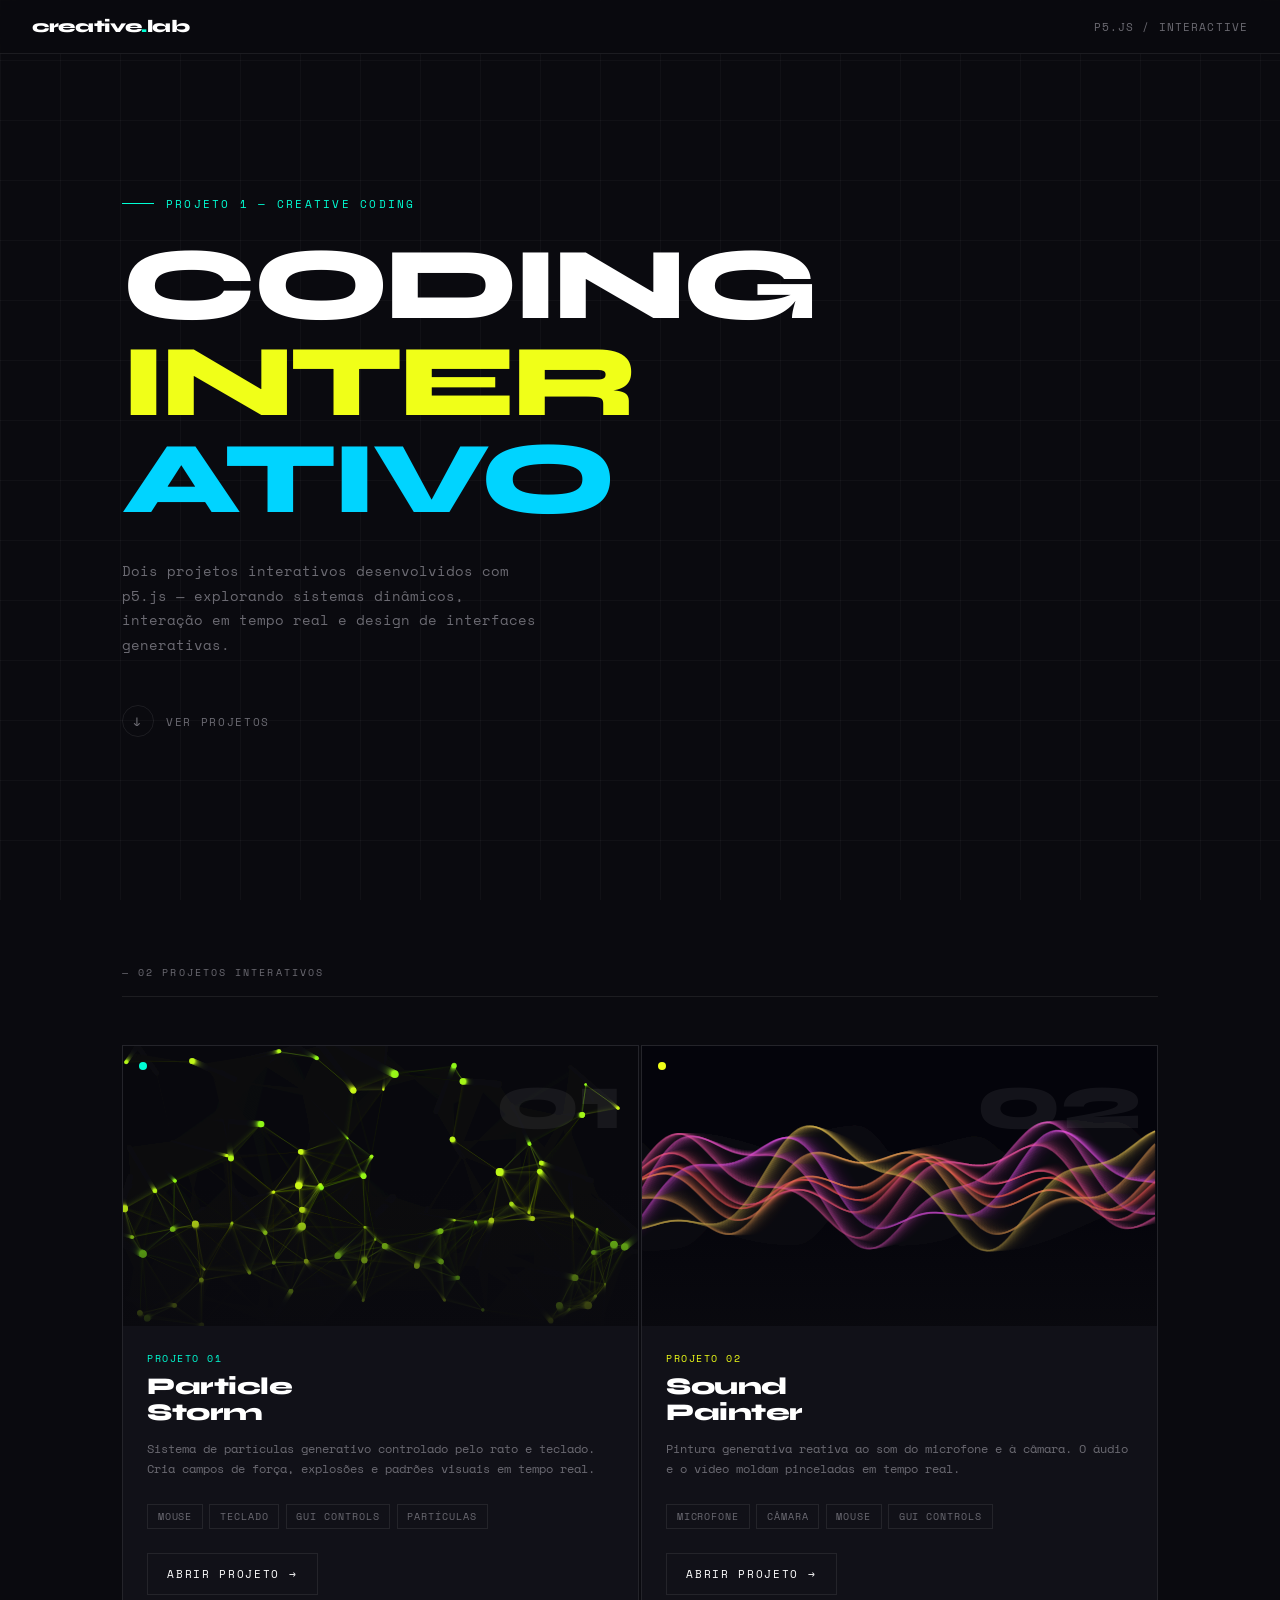
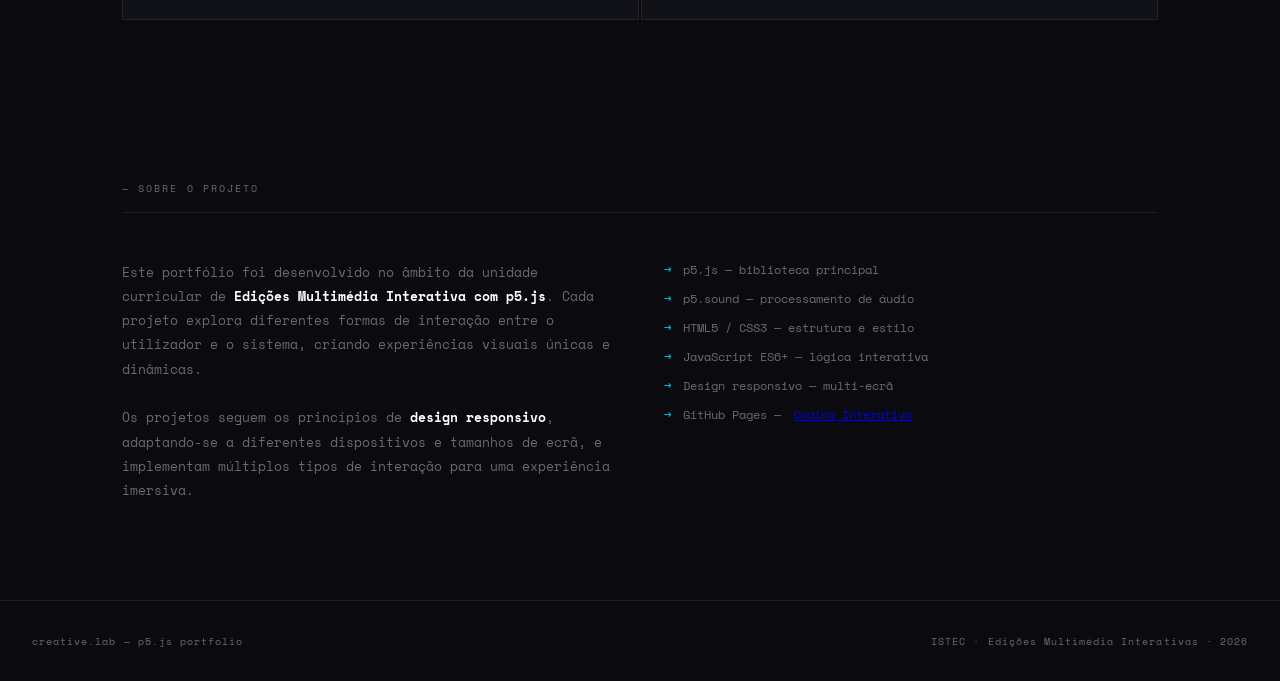
<file: index.html>
<!DOCTYPE html>
<html lang="pt">
<head>
<meta charset="UTF-8">
<meta name="viewport" content="width=device-width, initial-scale=1.0">
<title>Creative Coding — p5.js Portfolio</title>
<link rel="preconnect" href="https://fonts.googleapis.com">
<link rel="icon" type="image/x-icon" href="/images/favicon.ico">
<link href="https://fonts.googleapis.com/css2?family=Space+Mono:ital,wght@0,400;0,700;1,400&family=Syne:wght@400;700;800&display=swap" rel="stylesheet">
  <style>
      *, *::before, *::after { box-sizing: border-box; margin: 0; padding: 0; }

      :root {
        --bg: #0a0a0f;
        --surface: #111118;
        --border: rgba(255,255,255,0.08);
        --accent1: #00ffd5;
        --accent2: #f0ff18;
        --accent3: #00d4ff;
        --text: #ffffff;
        --muted: #6b6a72;
        --font-head: 'Syne', sans-serif;
        --font-mono: 'Space Mono', monospace;
      }

      html { scroll-behavior: smooth; }

      body {
        background: var(--bg);
        color: var(--text);
        font-family: var(--font-mono);
        min-height: 100vh;
        overflow-x: hidden;
      }

      /* GRID BACKGROUND */
      body::before {
        content: '';
        position: fixed;
        inset: 0;
        background-image:
          linear-gradient(rgba(255, 255, 255, 0.03) 1px, transparent 1px),
          linear-gradient(90deg, rgba(255, 255, 255, 0.03) 1px, transparent 1px);
        background-size: 60px 60px;
        pointer-events: none;
        z-index: 0;
      }

      /* NAV */
      nav {
        position: fixed;
        top: 0; left: 0; right: 0;
        z-index: 100;
        padding: 1rem 2rem;
        display: flex;
        justify-content: space-between;
        align-items: center;
        border-bottom: 1px solid var(--border);
        background: rgba(10,10,15,0.85);
        backdrop-filter: blur(12px);
      }

      .nav-logo {
        font-family: var(--font-head);
        font-weight: 800;
        font-size: 1.1rem;
        letter-spacing: -0.02em;
      }
      .nav-logo span { color: var(--accent1); }

      .nav-tag {
        font-size: 0.7rem;
        color: var(--muted);
        letter-spacing: 0.1em;
        text-transform: uppercase;
      }

      /* HERO */
      .hero {
        position: relative;
        z-index: 1;
        min-height: 100vh;
        display: flex;
        flex-direction: column;
        justify-content: center;
        padding: 6rem 2rem 4rem;
        max-width: 1100px;
        margin: 0 auto;
      }

      .hero-eyebrow {
        font-size: 0.7rem;
        letter-spacing: 0.2em;
        text-transform: uppercase;
        color: var(--accent1);
        margin-bottom: 1.5rem;
        display: flex;
        align-items: center;
        gap: 0.75rem;
      }
      .hero-eyebrow::before {
        content: '';
        display: inline-block;
        width: 32px;
        height: 1px;
        background: var(--accent1);
      }

      h1 {
        font-family: var(--font-head);
        font-size: clamp(3rem, 8vw, 7rem);
        font-weight: 800;
        line-height: 0.95;
        letter-spacing: -0.04em;
        margin-bottom: 2rem;
      }

      h1 .line2 { color: var(--accent2); }
      h1 .line3 { color: var(--accent3); }

      .hero-desc {
        font-size: 0.85rem;
        color: var(--muted);
        max-width: 420px;
        line-height: 1.8;
        margin-bottom: 3rem;
      }

      .hero-scroll {
        display: flex;
        align-items: center;
        gap: 0.75rem;
        font-size: 0.7rem;
        color: var(--muted);
        letter-spacing: 0.15em;
        text-transform: uppercase;
        text-decoration: none;
        transition: color 0.2s;
      }
      .hero-scroll:hover { color: var(--accent1); }
      .hero-scroll .arrow {
        width: 32px;
        height: 32px;
        border: 1px solid var(--border);
        border-radius: 50%;
        display: flex;
        align-items: center;
        justify-content: center;
        font-size: 1rem;
        transition: border-color 0.2s, transform 0.3s;
      }
      .hero-scroll:hover .arrow {
        border-color: var(--accent1);
        transform: translateY(4px);
      }

      /* SECTION */
      .section {
        position: relative;
        z-index: 1;
        max-width: 1100px;
        margin: 0 auto;
        padding: 4rem 2rem 6rem;
      }

      .section-label {
        font-size: 0.65rem;
        letter-spacing: 0.2em;
        text-transform: uppercase;
        color: var(--muted);
        margin-bottom: 3rem;
        padding-bottom: 1rem;
        border-bottom: 1px solid var(--border);
      }

      /* GALLERY */
      .gallery {
        display: grid;
        grid-template-columns: repeat(auto-fit, minmax(min(100%, 460px), 1fr));
        gap: 2px;
      }

      .card {
        position: relative;
        background: var(--surface);
        border: 1px solid var(--border);
        overflow: hidden;
        transition: border-color 0.3s;
        text-decoration: none;
        color: inherit;
        display: block;
      }
      .card:hover { border-color: rgba(255,255,255,0.2); }

      .card-preview {
        height: 280px;
        overflow: hidden;
        position: relative;
      }

      .card-preview canvas,
      .card-preview iframe {
        width: 100%;
        height: 100%;
        display: block;
      }

      .card-preview .preview-placeholder {
        width: 100%;
        height: 100%;
        display: flex;
        align-items: center;
        justify-content: center;
        font-size: 4rem;
        opacity: 0.15;
      }

      .card-overlay {
        position: absolute;
        inset: 0;
        background: linear-gradient(to top, rgba(10,10,15,0.9) 0%, transparent 50%);
        pointer-events: none;
      }

      .card-num {
        position: absolute;
        top: 1rem;
        right: 1rem;
        font-family: var(--font-head);
        font-size: 5rem;
        font-weight: 800;
        line-height: 1;
        opacity: 0.06;
        pointer-events: none;
      }

      .card-accent {
        position: absolute;
        top: 1rem;
        left: 1rem;
        width: 8px;
        height: 8px;
        border-radius: 50%;
      }

      .card-body {
        padding: 1.5rem;
      }

      .card-tag {
        font-size: 0.65rem;
        letter-spacing: 0.15em;
        text-transform: uppercase;
        margin-bottom: 0.5rem;
      }

      .card-title {
        font-family: var(--font-head);
        font-size: 1.5rem;
        font-weight: 800;
        letter-spacing: -0.02em;
        margin-bottom: 0.75rem;
        line-height: 1.1;
      }

      .card-desc {
        font-size: 0.75rem;
        color: var(--muted);
        line-height: 1.7;
        margin-bottom: 1.5rem;
      }

      .card-features {
        display: flex;
        flex-wrap: wrap;
        gap: 0.4rem;
        margin-bottom: 1.5rem;
      }

      .feat-pill {
        font-size: 0.6rem;
        letter-spacing: 0.1em;
        text-transform: uppercase;
        padding: 0.3rem 0.6rem;
        border: 1px solid var(--border);
        color: var(--muted);
      }

      .card-cta {
        display: inline-flex;
        align-items: center;
        gap: 0.5rem;
        font-size: 0.7rem;
        letter-spacing: 0.15em;
        text-transform: uppercase;
        color: var(--text);
        text-decoration: none;
        border: 1px solid var(--border);
        padding: 0.7rem 1.2rem;
        transition: all 0.2s;
      }
      .card-cta:hover {
        border-color: currentColor;
      }
      .card-1 .card-cta:hover { color: var(--accent1); border-color: var(--accent1); }
      .card-2 .card-cta:hover { color: var(--accent2); border-color: var(--accent2); }

      .card-1 .card-accent { background: var(--accent1); }
      .card-1 .card-tag { color: var(--accent1); }
      .card-2 .card-accent { background: var(--accent2); }
      .card-2 .card-tag { color: var(--accent2); }

      /* ABOUT SECTION */
      .about-grid {
        display: grid;
        grid-template-columns: 1fr 1fr;
        gap: 3rem;
        align-items: start;
      }
      @media (max-width: 600px) {
        .about-grid { grid-template-columns: 1fr; gap: 2rem; }
      }

      .about-text {
        font-size: 0.8rem;
        color: var(--muted);
        line-height: 1.9;
      }
      .about-text strong { color: var(--text); font-weight: 700; }

      .tech-list {
        list-style: none;
        display: flex;
        flex-direction: column;
        gap: 0.75rem;
      }
      .tech-item {
        display: flex;
        align-items: center;
        gap: 0.75rem;
        font-size: 0.75rem;
        color: var(--muted);
      }
      .tech-item::before {
        content: '→';
        color: var(--accent3);
      }

      /* FOOTER */
      footer {
        position: relative;
        z-index: 1;
        border-top: 1px solid var(--border);
        padding: 2rem;
        display: flex;
        justify-content: space-between;
        align-items: center;
        font-size: 0.65rem;
        color: var(--muted);
        letter-spacing: 0.1em;
        flex-wrap: wrap;
        gap: 1rem;
      }

      /* MINI CANVAS ANIMATIONS */
      .card-preview-canvas {
        width: 100%;
        height: 100%;
        display: block;
      }

      /* RESPONSIVE */
      @media (max-width: 768px) {
        nav { padding: 1rem; }
        .hero { padding: 5rem 1rem 3rem; }
        .section { padding: 3rem 1rem 4rem; }
        footer { padding: 1.5rem 1rem; }
      }

      /* FADE IN */
      @keyframes fadeUp {
        from { opacity: 0; transform: translateY(24px); }
        to { opacity: 1; transform: translateY(0); }
      }
      .hero > * { animation: fadeUp 0.6s ease both; }
      .hero > *:nth-child(1) { animation-delay: 0.1s; }
      .hero > *:nth-child(2) { animation-delay: 0.2s; }
      .hero > *:nth-child(3) { animation-delay: 0.3s; }
      .hero > *:nth-child(4) { animation-delay: 0.4s; }
  </style>
</head>
<body>
<nav>
  <div class="nav-logo">creative<span>.</span>lab</div>
  <div class="nav-tag">p5.js / Interactive</div>
</nav>

<main>
  <section class="hero">
    <div class="hero-eyebrow">Projeto 1 — Creative Coding</div>
    <h1>
      <span class="line1">CODING</span><br>
      <span class="line2">INTER</span><br>
      <span class="line3">ATIVO</span>
    </h1>
    <p class="hero-desc">
      Dois projetos interativos desenvolvidos com p5.js — explorando sistemas dinâmicos, 
      interação em tempo real e design de interfaces generativas.
    </p>
    <a href="#gallery" class="hero-scroll">
      <span class="arrow">↓</span>
      Ver projetos
    </a>
  </section>

  <section class="section" id="gallery">
    <div class="section-label">— 02 projetos interativos</div>
    <div class="gallery">

      <!-- CARD 1 -->
      <a href="./projeto1/index.html" class="card card-1">
        <div class="card-preview">
          <canvas class="card-preview-canvas" id="preview1"></canvas>
          <div class="card-overlay"></div>
          <div class="card-num">01</div>
          <div class="card-accent"></div>
        </div>
        <div class="card-body">
          <div class="card-tag">Projeto 01</div>
          <h2 class="card-title">Particle<br>Storm</h2>
          <p class="card-desc">
            Sistema de partículas generativo controlado pelo rato e teclado. 
            Cria campos de força, explosões e padrões visuais em tempo real.
          </p>
          <div class="card-features">
            <span class="feat-pill">Mouse</span>
            <span class="feat-pill">Teclado</span>
            <span class="feat-pill">GUI Controls</span>
            <span class="feat-pill">Partículas</span>
          </div>
          <span class="card-cta">Abrir projeto →</span>
        </div>
      </a>

      <!-- CARD 2 -->
      <a href="./projeto2/index.html" class="card card-2">
        <div class="card-preview">
          <canvas class="card-preview-canvas" id="preview2"></canvas>
          <div class="card-overlay"></div>
          <div class="card-num">02</div>
          <div class="card-accent"></div>
        </div>
        <div class="card-body">
          <div class="card-tag">Projeto 02</div>
          <h2 class="card-title">Sound<br>Painter</h2>
          <p class="card-desc">
            Pintura generativa reativa ao som do microfone e à câmara. 
            O áudio e o vídeo moldam pinceladas em tempo real.
          </p>
          <div class="card-features">
            <span class="feat-pill">Microfone</span>
            <span class="feat-pill">Câmara</span>
            <span class="feat-pill">Mouse</span>
            <span class="feat-pill">GUI Controls</span>
          </div>
          <span class="card-cta">Abrir projeto →</span>
        </div>
      </a>

    </div>
  </section>

  <section class="section">
    <div class="section-label">— sobre o projeto</div>
    <div class="about-grid">
      <div class="about-text">
        <p>Este portfólio foi desenvolvido no âmbito da unidade curricular de 
        <strong>Edições Multimédia Interativa com p5.js</strong>. Cada projeto explora diferentes 
        formas de interação entre o utilizador e o sistema, criando experiências 
        visuais únicas e dinâmicas.</p>
        <br>
        <p>Os projetos seguem os princípios de <strong>design responsivo</strong>, 
        adaptando-se a diferentes dispositivos e tamanhos de ecrã, e implementam 
        múltiplos tipos de interação para uma experiência imersiva.</p>
      </div>
      <ul class="tech-list">
        <li class="tech-item">p5.js — biblioteca principal</li>
        <li class="tech-item">p5.sound — processamento de áudio</li>
        <li class="tech-item">HTML5 / CSS3 — estrutura e estilo</li>
        <li class="tech-item">JavaScript ES6+ — lógica interativa</li>
        <li class="tech-item">Design responsivo — multi-ecrã</li>
        <li class="tech-item">GitHub Pages — <a href="https://github.com/PedroBabau/Coding_Interativo"> Coding Interativo </a></li>
      </ul>
    </div>
  </section>
</main>

<footer>
  <span>creative.lab — p5.js portfolio</span>
  <span>ISTEC · Edições Multimédia Interativas · 2026</span>
</footer>
  <script>// Preview mini-animations for card 1
    (function() {
      const c1 = document.getElementById('preview1');
      const ctx1 = c1.getContext('2d');
      let particles = [];
      let w, h;
      function resize1() {
        w = c1.offsetWidth; h = c1.offsetHeight;
        c1.width = w; c1.height = h;
      }
      resize1();
      for (let i = 0; i < 80; i++) {
        particles.push({
          x: Math.random()*w, y: Math.random()*h,
          vx: (Math.random()-0.5)*1.5, vy: (Math.random()-0.5)*1.5,
          size: Math.random()*3+1,
          hue: 70 + Math.random()*20
        });
      }
      function draw1() {
        ctx1.fillStyle = 'rgba(10,10,15,0.2)';
        ctx1.fillRect(0,0,w,h);
        particles.forEach(p => {
          p.x += p.vx; p.y += p.vy;
          if (p.x < 0 || p.x > w) p.vx *= -1;
          if (p.y < 0 || p.y > h) p.vy *= -1;
          ctx1.beginPath();
          ctx1.arc(p.x, p.y, p.size, 0, Math.PI*2);
          ctx1.fillStyle = `hsla(${p.hue},100%,55%,0.85)`;
          ctx1.fill();
          particles.forEach(q => {
            const d = Math.hypot(p.x-q.x, p.y-q.y);
            if (d < 80) {
              ctx1.beginPath();
              ctx1.moveTo(p.x, p.y); ctx1.lineTo(q.x, q.y);
              ctx1.strokeStyle = `hsla(${p.hue},100%,55%,${0.15*(1-d/80)})`;
              ctx1.lineWidth = 0.5;
              ctx1.stroke();
            }
          });
        });
        requestAnimationFrame(draw1);
      }
      draw1();
    })();

    // Preview mini-animation for card 2
    (function() {
      const c2 = document.getElementById('preview2');
      const ctx2 = c2.getContext('2d');
      let w, h, t = 0;
      function resize2() {
        w = c2.offsetWidth; h = c2.offsetHeight;
        c2.width = w; c2.height = h;
      }
      resize2();
      function draw2() {
        ctx2.fillStyle = 'rgba(10,10,15,0.15)';
        ctx2.fillRect(0,0,w,h);
        for (let i = 0; i < 8; i++) {
          const amp = 30 + Math.sin(t*0.3+i)*20;
          ctx2.beginPath();
          for (let x = 0; x < w; x += 3) {
            const y = h/2 + Math.sin(x*0.02 + t + i*0.7) * amp + Math.sin(x*0.05 + t*1.3)*15;
            x === 0 ? ctx2.moveTo(x, y) : ctx2.lineTo(x, y);
          }
          ctx2.strokeStyle = `hsla(${300+i*15},90%,65%,0.4)`;
          ctx2.lineWidth = 1.5;
          ctx2.stroke();
        }
        t += 0.03;
        requestAnimationFrame(draw2);
      }
      draw2();
    })();
  </script>
</body>
</html>
</file>
